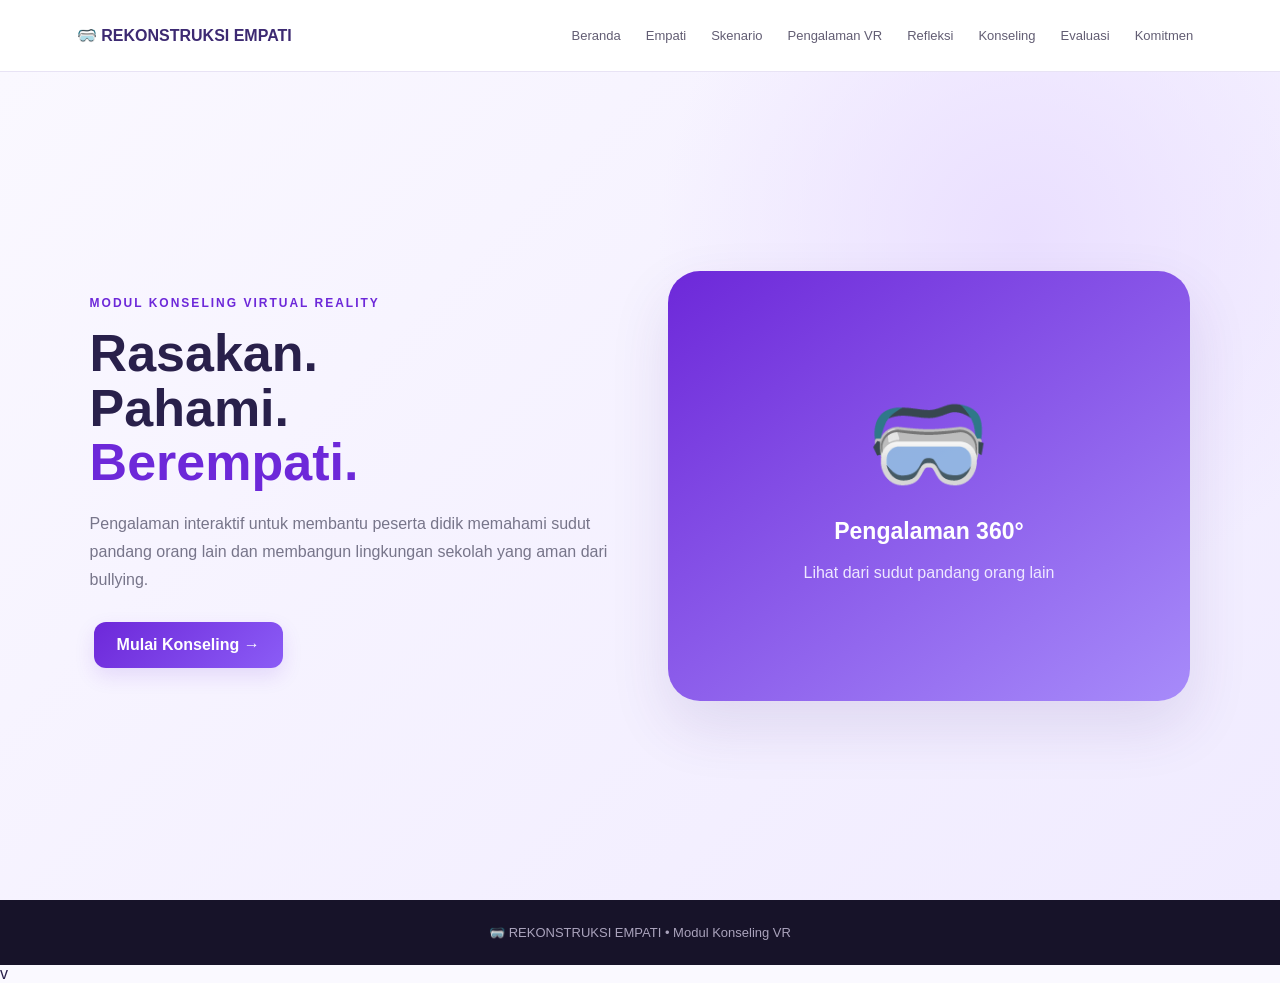
<file: index.html>
<!doctype html><html lang="id"><head><meta charset="UTF-8"><meta name="viewport" content="width=device-width,initial-scale=1"><title>Rekonstruksi Empati</title><link rel="stylesheet" href="style.css"></head><body><nav><div class="logo">🥽 REKONSTRUKSI EMPATI</div><button class="menu" onclick="menu()">☰</button><div class="nav-links" id="nav"><a href="index.html">Beranda</a><a href="empati.html">Empati</a><a href="skenario.html">Skenario</a><a href="vr.html">Pengalaman VR</a><a href="refleksi.html">Refleksi</a><a href="konseling.html">Konseling</a><a href="evaluasi.html">Evaluasi</a><a href="komitmen.html">Komitmen</a></div></nav><main class="hero"><div class="hero-copy"><div class="label">MODUL KONSELING VIRTUAL REALITY</div><h1>Rasakan.<br>Pahami.<br><span>Berempati.</span></h1><p>Pengalaman interaktif untuk membantu peserta didik memahami sudut pandang orang lain dan membangun lingkungan sekolah yang aman dari bullying.</p><a class="btn" href="empati.html">Mulai Konseling →</a></div><div class="visual"><div class="glasses">🥽</div><h2>Pengalaman 360°</h2><p>Lihat dari sudut pandang orang lain</p></div></main><footer>🥽 REKONSTRUKSI EMPATI • Modul Konseling VR</footer><script src="script.js"></script></body></html>v
</file>
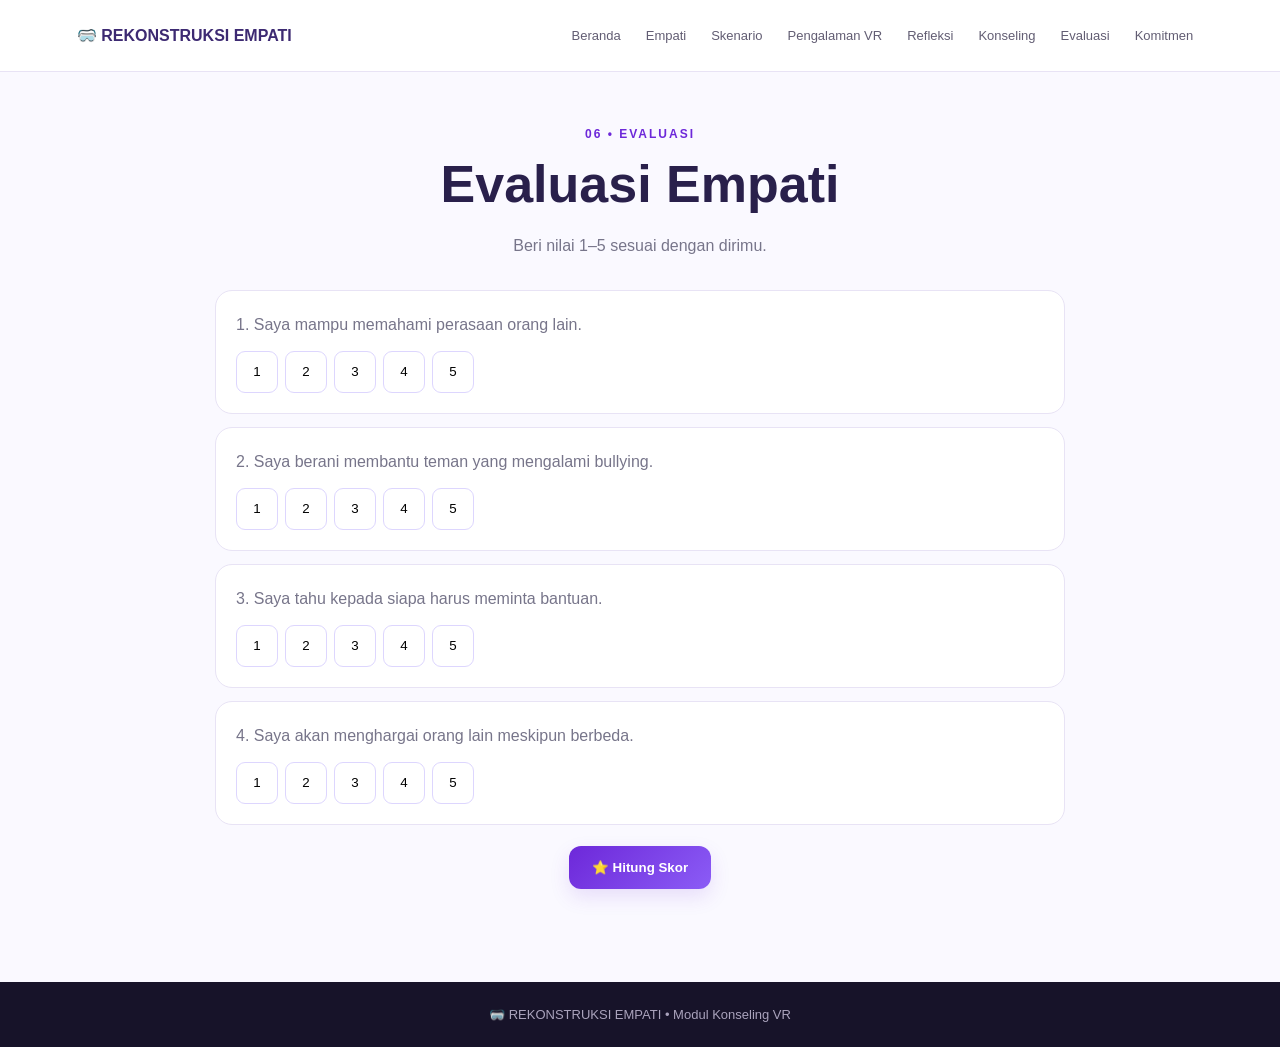
<file: evaluasi.html>
<!doctype html><html lang="id"><head><meta charset="UTF-8"><meta name="viewport" content="width=device-width,initial-scale=1"><title>Rekonstruksi Empati</title><link rel="stylesheet" href="style.css"></head><body><nav><div class="logo">🥽 REKONSTRUKSI EMPATI</div><button class="menu" onclick="menu()">☰</button><div class="nav-links" id="nav"><a href="index.html">Beranda</a><a href="empati.html">Empati</a><a href="skenario.html">Skenario</a><a href="vr.html">Pengalaman VR</a><a href="refleksi.html">Refleksi</a><a href="konseling.html">Konseling</a><a href="evaluasi.html">Evaluasi</a><a href="komitmen.html">Komitmen</a></div></nav><main class="page"><div class="inner"><div class="label">06 • EVALUASI</div><h1>Evaluasi Empati</h1><p>Beri nilai 1–5 sesuai dengan dirimu.</p><div class="eval"><div class="eval-item"><p>1. Saya mampu memahami perasaan orang lain.</p><div class="stars"><button class="star" onclick="setScore(0,1,this)">1</button><button class="star" onclick="setScore(0,2,this)">2</button><button class="star" onclick="setScore(0,3,this)">3</button><button class="star" onclick="setScore(0,4,this)">4</button><button class="star" onclick="setScore(0,5,this)">5</button></div></div><div class="eval-item"><p>2. Saya berani membantu teman yang mengalami bullying.</p><div class="stars"><button class="star" onclick="setScore(1,1,this)">1</button><button class="star" onclick="setScore(1,2,this)">2</button><button class="star" onclick="setScore(1,3,this)">3</button><button class="star" onclick="setScore(1,4,this)">4</button><button class="star" onclick="setScore(1,5,this)">5</button></div></div><div class="eval-item"><p>3. Saya tahu kepada siapa harus meminta bantuan.</p><div class="stars"><button class="star" onclick="setScore(2,1,this)">1</button><button class="star" onclick="setScore(2,2,this)">2</button><button class="star" onclick="setScore(2,3,this)">3</button><button class="star" onclick="setScore(2,4,this)">4</button><button class="star" onclick="setScore(2,5,this)">5</button></div></div><div class="eval-item"><p>4. Saya akan menghargai orang lain meskipun berbeda.</p><div class="stars"><button class="star" onclick="setScore(3,1,this)">1</button><button class="star" onclick="setScore(3,2,this)">2</button><button class="star" onclick="setScore(3,3,this)">3</button><button class="star" onclick="setScore(3,4,this)">4</button><button class="star" onclick="setScore(3,5,this)">5</button></div></div><div style="text-align:center"><button class="btn" onclick="calculate()">⭐ Hitung Skor</button></div><div class="result" id="result"><div class="score" id="score">0 / 20</div><p>Terus kembangkan empati dan keberanian membantu dengan cara yang aman.</p><a class="btn" href="komitmen.html">Lanjut ke Komitmen →</a></div></div></div></main><footer>🥽 REKONSTRUKSI EMPATI • Modul Konseling VR</footer><script src="script.js"></script></body></html>
</file>
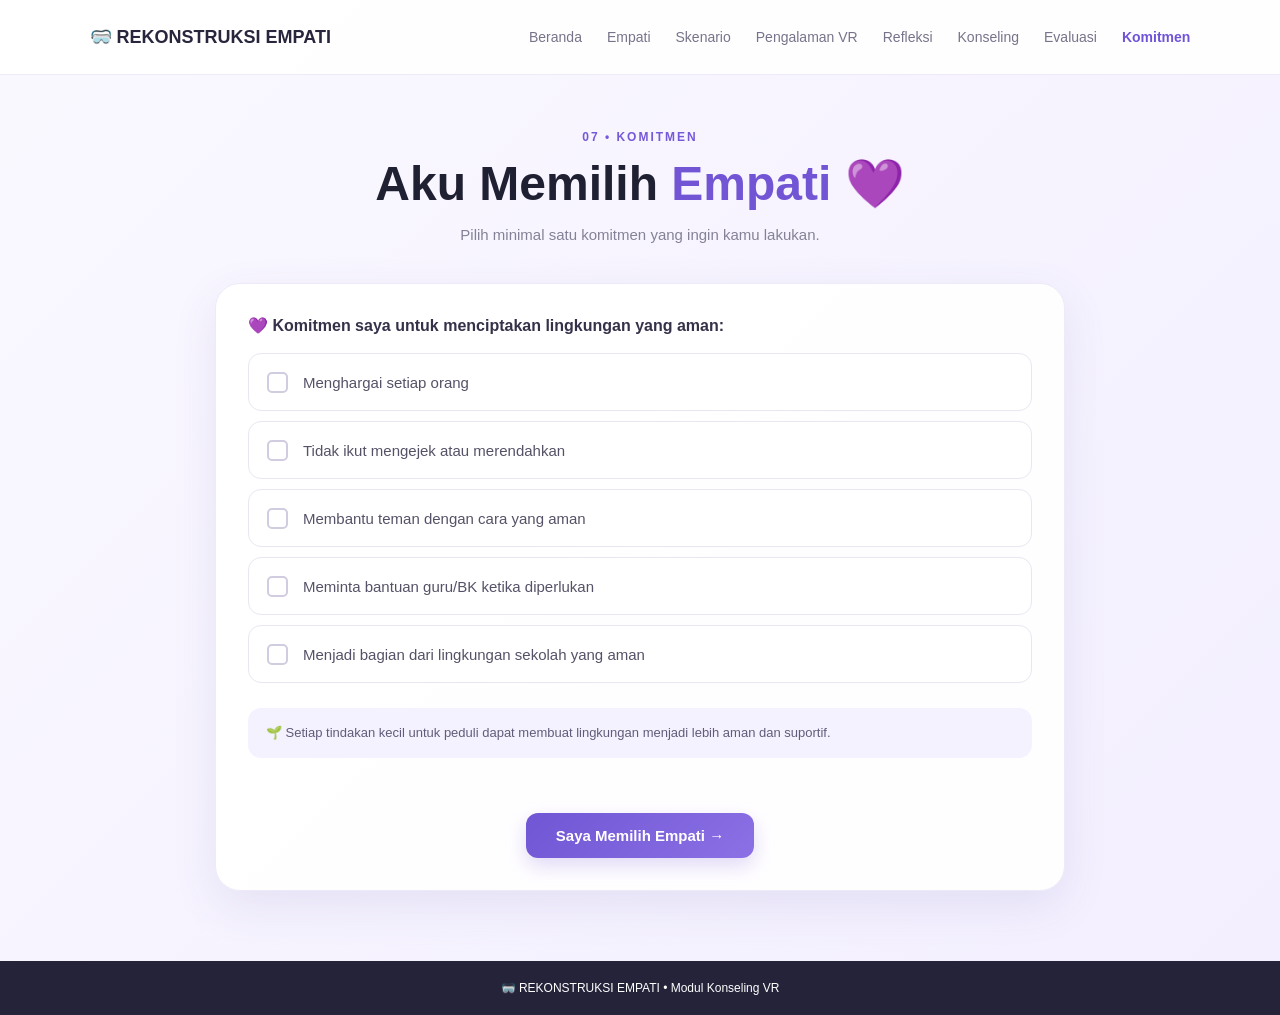
<file: komitmen.html>
<!DOCTYPE html>
<html lang="id">
<head>
    <meta charset="UTF-8">
    <meta name="viewport" content="width=device-width, initial-scale=1.0">
    <title>Komitmen | Rekonstruksi Empati</title>

    <style>
        * {
            box-sizing: border-box;
        }

        body {
            margin: 0;
            font-family: Arial, Helvetica, sans-serif;
            background: linear-gradient(135deg, #faf8ff, #f3efff);
            color: #25233a;
        }

        /* NAVBAR */
        .kom-nav {
            height: 75px;
            background: rgba(255,255,255,0.95);
            display: flex;
            align-items: center;
            justify-content: space-between;
            padding: 0 7%;
            border-bottom: 1px solid #eeeafa;
        }

        .kom-logo {
            font-size: 18px;
            font-weight: 800;
            color: #28263d;
        }

        .kom-links {
            display: flex;
            gap: 25px;
        }

        .kom-links a {
            text-decoration: none;
            color: #77738a;
            font-size: 14px;
        }

        .kom-links a:hover,
        .kom-links .active {
            color: #7054d8;
            font-weight: 700;
        }

        /* HALAMAN */
        .kom-page {
            min-height: calc(100vh - 75px);
            display: flex;
            justify-content: center;
            padding: 55px 20px 70px;
        }

        .kom-wrapper {
            width: 100%;
            max-width: 850px;
        }

        /* JUDUL */
        .kom-label {
            text-align: center;
            color: #7659d8;
            font-size: 12px;
            font-weight: 800;
            letter-spacing: 2px;
            margin-bottom: 12px;
        }

        .kom-title {
            text-align: center;
            font-size: 48px;
            line-height: 1.15;
            margin: 0;
            color: #202033;
            font-weight: 800;
        }

        .kom-title span {
            color: #7155d4;
        }

        .kom-desc {
            text-align: center;
            color: #858196;
            margin: 15px 0 40px;
            font-size: 15px;
        }

        /* CARD UTAMA */
        .kom-box {
            background: rgba(255,255,255,0.96);
            border-radius: 25px;
            padding: 32px;
            box-shadow: 0 15px 45px rgba(81,64,145,0.10);
            border: 1px solid #eeeafa;
        }

        .kom-question {
            font-size: 16px;
            font-weight: 700;
            color: #343149;
            margin: 0 0 18px;
        }

        /* ITEM */
        .kom-list {
            display: flex;
            flex-direction: column;
            gap: 10px;
        }

        .kom-item {
            width: 100%;
            min-height: 58px;
            display: flex;
            align-items: center;
            gap: 15px;
            padding: 15px 18px;
            background: #fff;
            border: 1px solid #e9e6f2;
            border-radius: 13px;
            cursor: pointer;
            transition: 0.2s;
        }

        .kom-item:hover {
            background: #f8f6ff;
            border-color: #cfc5ef;
        }

        .kom-item input {
            display: none;
        }

        /* CHECKBOX */
        .kom-check {
            width: 21px;
            height: 21px;
            border: 2px solid #d1ccdf;
            border-radius: 5px;
            flex-shrink: 0;
            display: flex;
            align-items: center;
            justify-content: center;
            color: transparent;
            font-size: 13px;
            font-weight: bold;
        }

        .kom-item input:checked + .kom-check {
            background: #7155d4;
            border-color: #7155d4;
            color: white;
        }

        .kom-item input:checked ~ .kom-text {
            color: #5e49bd;
            font-weight: 700;
        }

        .kom-text {
            font-size: 15px;
            color: #555267;
        }

        /* PESAN */
        .kom-info {
            margin-top: 25px;
            padding: 15px 18px;
            border-radius: 13px;
            background: #f5f2ff;
            color: #625b79;
            font-size: 13px;
            line-height: 1.5;
        }

        /* BUTTON */
        .kom-button {
            display: block;
            margin: 25px auto 0;
            padding: 14px 30px;
            border: none;
            border-radius: 12px;
            background: linear-gradient(135deg, #7056d4, #8b70e5);
            color: white;
            font-size: 15px;
            font-weight: 700;
            cursor: pointer;
            box-shadow: 0 8px 20px rgba(112,86,212,0.22);
            transition: 0.2s;
        }

        .kom-button:hover {
            transform: translateY(-2px);
        }

        #kom-error {
            text-align: center;
            color: #d3546c;
            font-size: 13px;
            min-height: 18px;
            margin-top: 12px;
        }

        /* FOOTER */
        .kom-footer {
            text-align: center;
            padding: 20px;
            background: #24233a;
            color: white;
            font-size: 12px;
        }

        /* HP */
        @media (max-width: 700px) {

            .kom-nav {
                padding: 0 20px;
            }

            .kom-links {
                display: none;
            }

            .kom-page {
                padding: 40px 15px;
            }

            .kom-title {
                font-size: 34px;
            }

            .kom-box {
                padding: 22px 18px;
            }

            .kom-text {
                font-size: 14px;
            }
        }
    </style>
</head>

<body>

    <!-- NAVBAR -->
    <nav class="kom-nav">
        <div class="kom-logo">
            🥽 REKONSTRUKSI EMPATI
        </div>

        <div class="kom-links">
            <a href="index.html">Beranda</a>
            <a href="empati.html">Empati</a>
            <a href="skenario.html">Skenario</a>
            <a href="vr.html">Pengalaman VR</a>
            <a href="refleksi.html">Refleksi</a>
            <a href="konseling.html">Konseling</a>
            <a href="evaluasi.html">Evaluasi</a>
            <a href="komitmen.html" class="active">Komitmen</a>
        </div>
    </nav>


    <!-- ISI -->
    <main class="kom-page">

        <div class="kom-wrapper">

            <div class="kom-label">
                07 • KOMITMEN
            </div>

            <h1 class="kom-title">
                Aku Memilih <span>Empati</span> 💜
            </h1>

            <p class="kom-desc">
                Pilih minimal satu komitmen yang ingin kamu lakukan.
            </p>


            <section class="kom-box">

                <p class="kom-question">
                    💜 Komitmen saya untuk menciptakan lingkungan yang aman:
                </p>


                <div class="kom-list">

                    <label class="kom-item">
                        <input type="checkbox" name="komitmen">
                        <span class="kom-check">✓</span>
                        <span class="kom-text">
                            Menghargai setiap orang
                        </span>
                    </label>


                    <label class="kom-item">
                        <input type="checkbox" name="komitmen">
                        <span class="kom-check">✓</span>
                        <span class="kom-text">
                            Tidak ikut mengejek atau merendahkan
                        </span>
                    </label>


                    <label class="kom-item">
                        <input type="checkbox" name="komitmen">
                        <span class="kom-check">✓</span>
                        <span class="kom-text">
                            Membantu teman dengan cara yang aman
                        </span>
                    </label>


                    <label class="kom-item">
                        <input type="checkbox" name="komitmen">
                        <span class="kom-check">✓</span>
                        <span class="kom-text">
                            Meminta bantuan guru/BK ketika diperlukan
                        </span>
                    </label>


                    <label class="kom-item">
                        <input type="checkbox" name="komitmen">
                        <span class="kom-check">✓</span>
                        <span class="kom-text">
                            Menjadi bagian dari lingkungan sekolah yang aman
                        </span>
                    </label>

                </div>


                <div class="kom-info">
                    🌱 Setiap tindakan kecil untuk peduli dapat membuat
                    lingkungan menjadi lebih aman dan suportif.
                </div>


                <p id="kom-error"></p>


                <button class="kom-button" onclick="lanjutKomitmen()">
                    Saya Memilih Empati →
                </button>

            </section>

        </div>

    </main>


    <footer class="kom-footer">
        🥽 REKONSTRUKSI EMPATI • Modul Konseling VR
    </footer>


    <script>
        function lanjutKomitmen() {

            const pilihan = document.querySelectorAll(
                'input[name="komitmen"]:checked'
            );

            if (pilihan.length === 0) {

                document.getElementById("kom-error").textContent =
                    "Pilih minimal satu komitmen terlebih dahulu 💜";

                return;
            }

            window.location.href = "selesai.html";
        }
    </script>

</body>
</html>
</file>
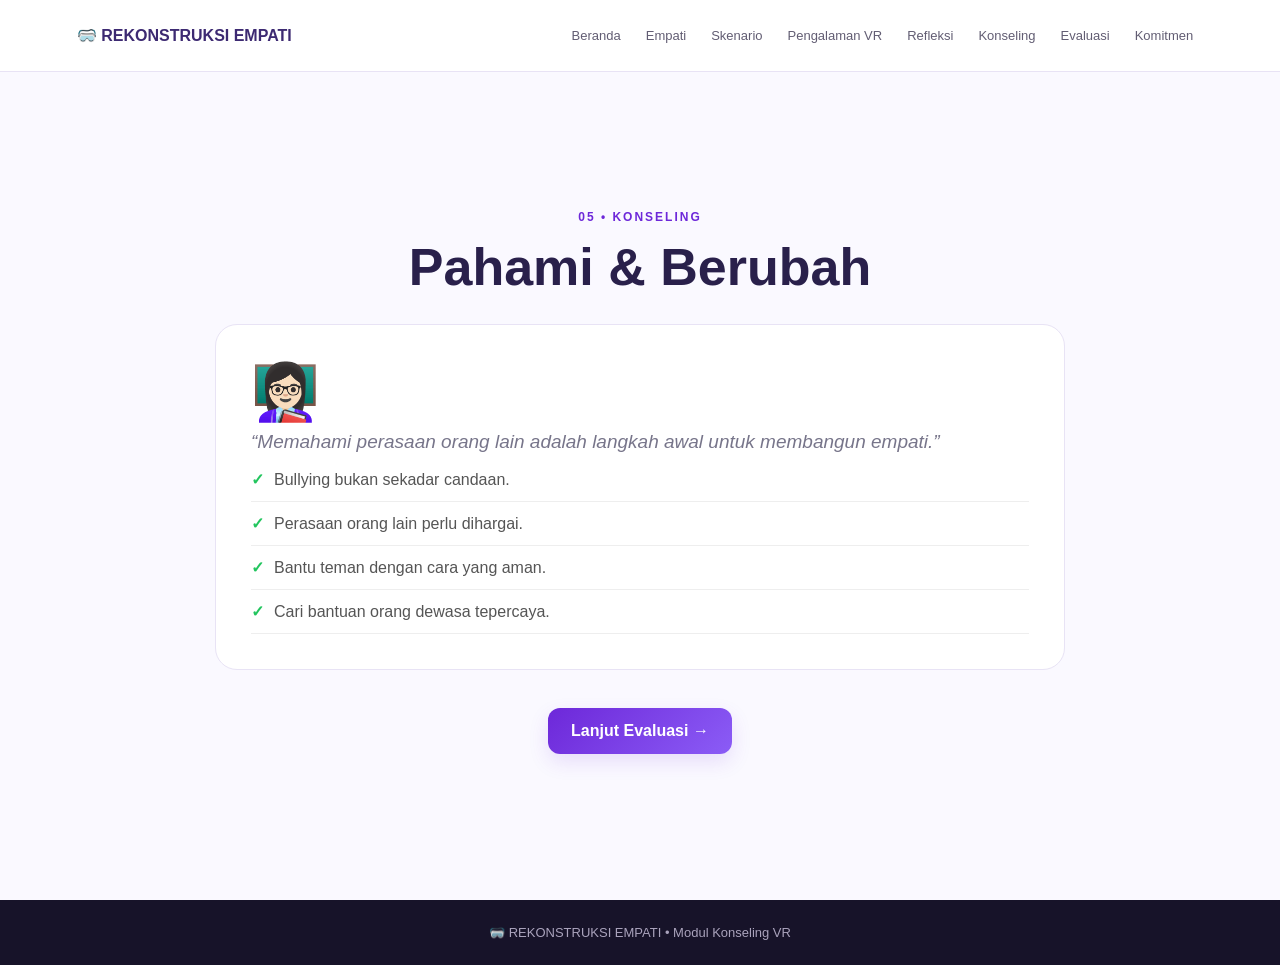
<file: konseling.html>
<!doctype html><html lang="id"><head><meta charset="UTF-8"><meta name="viewport" content="width=device-width,initial-scale=1"><title>Rekonstruksi Empati</title><link rel="stylesheet" href="style.css"></head><body><nav><div class="logo">🥽 REKONSTRUKSI EMPATI</div><button class="menu" onclick="menu()">☰</button><div class="nav-links" id="nav"><a href="index.html">Beranda</a><a href="empati.html">Empati</a><a href="skenario.html">Skenario</a><a href="vr.html">Pengalaman VR</a><a href="refleksi.html">Refleksi</a><a href="konseling.html">Konseling</a><a href="evaluasi.html">Evaluasi</a><a href="komitmen.html">Komitmen</a></div></nav><main class="page"><div class="inner"><div class="label">05 • KONSELING</div><h1>Pahami & Berubah</h1><div class="advice"><div style="font-size:55px">👩🏻‍🏫</div><p style="font-size:19px;font-style:italic">“Memahami perasaan orang lain adalah langkah awal untuk membangun empati.”</p><ul><li>Bullying bukan sekadar candaan.</li><li>Perasaan orang lain perlu dihargai.</li><li>Bantu teman dengan cara yang aman.</li><li>Cari bantuan orang dewasa tepercaya.</li></ul></div><a class="btn" href="evaluasi.html">Lanjut Evaluasi →</a></div></main><footer>🥽 REKONSTRUKSI EMPATI • Modul Konseling VR</footer><script src="script.js"></script></body></html>
</file>
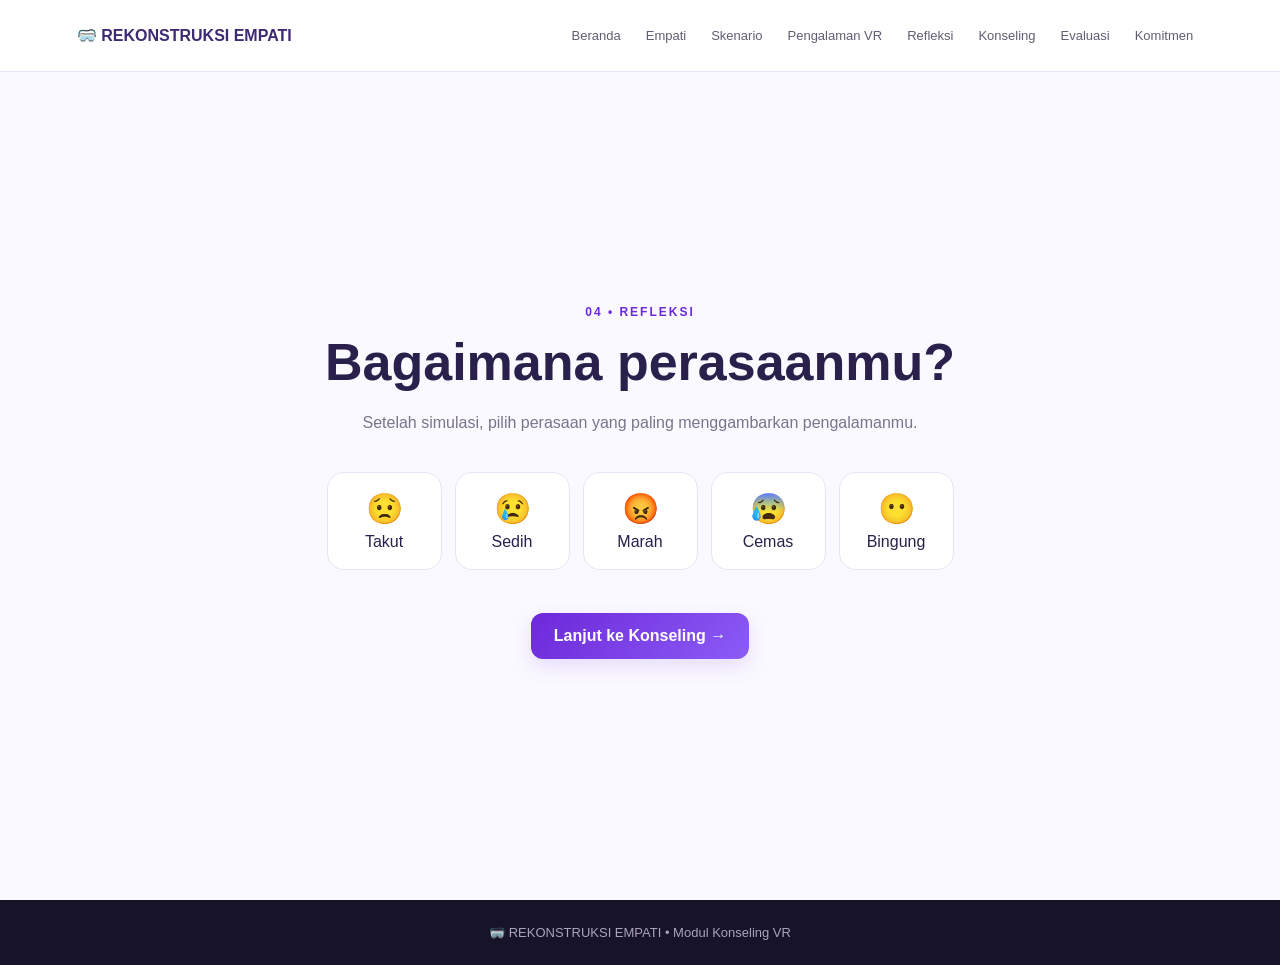
<file: refleksi.html>
<!doctype html><html lang="id"><head><meta charset="UTF-8"><meta name="viewport" content="width=device-width,initial-scale=1"><title>Rekonstruksi Empati</title><link rel="stylesheet" href="style.css"></head><body><nav><div class="logo">🥽 REKONSTRUKSI EMPATI</div><button class="menu" onclick="menu()">☰</button><div class="nav-links" id="nav"><a href="index.html">Beranda</a><a href="empati.html">Empati</a><a href="skenario.html">Skenario</a><a href="vr.html">Pengalaman VR</a><a href="refleksi.html">Refleksi</a><a href="konseling.html">Konseling</a><a href="evaluasi.html">Evaluasi</a><a href="komitmen.html">Komitmen</a></div></nav><main class="page"><div class="inner"><div class="label">04 • REFLEKSI</div><h1>Bagaimana perasaanmu?</h1><p>Setelah simulasi, pilih perasaan yang paling menggambarkan pengalamanmu.</p><div class="feelings"><div class="feeling" onclick="choose(this,'.feeling')"><span>😟</span>Takut</div><div class="feeling" onclick="choose(this,'.feeling')"><span>😢</span>Sedih</div><div class="feeling" onclick="choose(this,'.feeling')"><span>😡</span>Marah</div><div class="feeling" onclick="choose(this,'.feeling')"><span>😰</span>Cemas</div><div class="feeling" onclick="choose(this,'.feeling')"><span>😶</span>Bingung</div></div><a class="btn" href="konseling.html">Lanjut ke Konseling →</a></div></main><footer>🥽 REKONSTRUKSI EMPATI • Modul Konseling VR</footer><script src="script.js"></script></body></html>
</file>
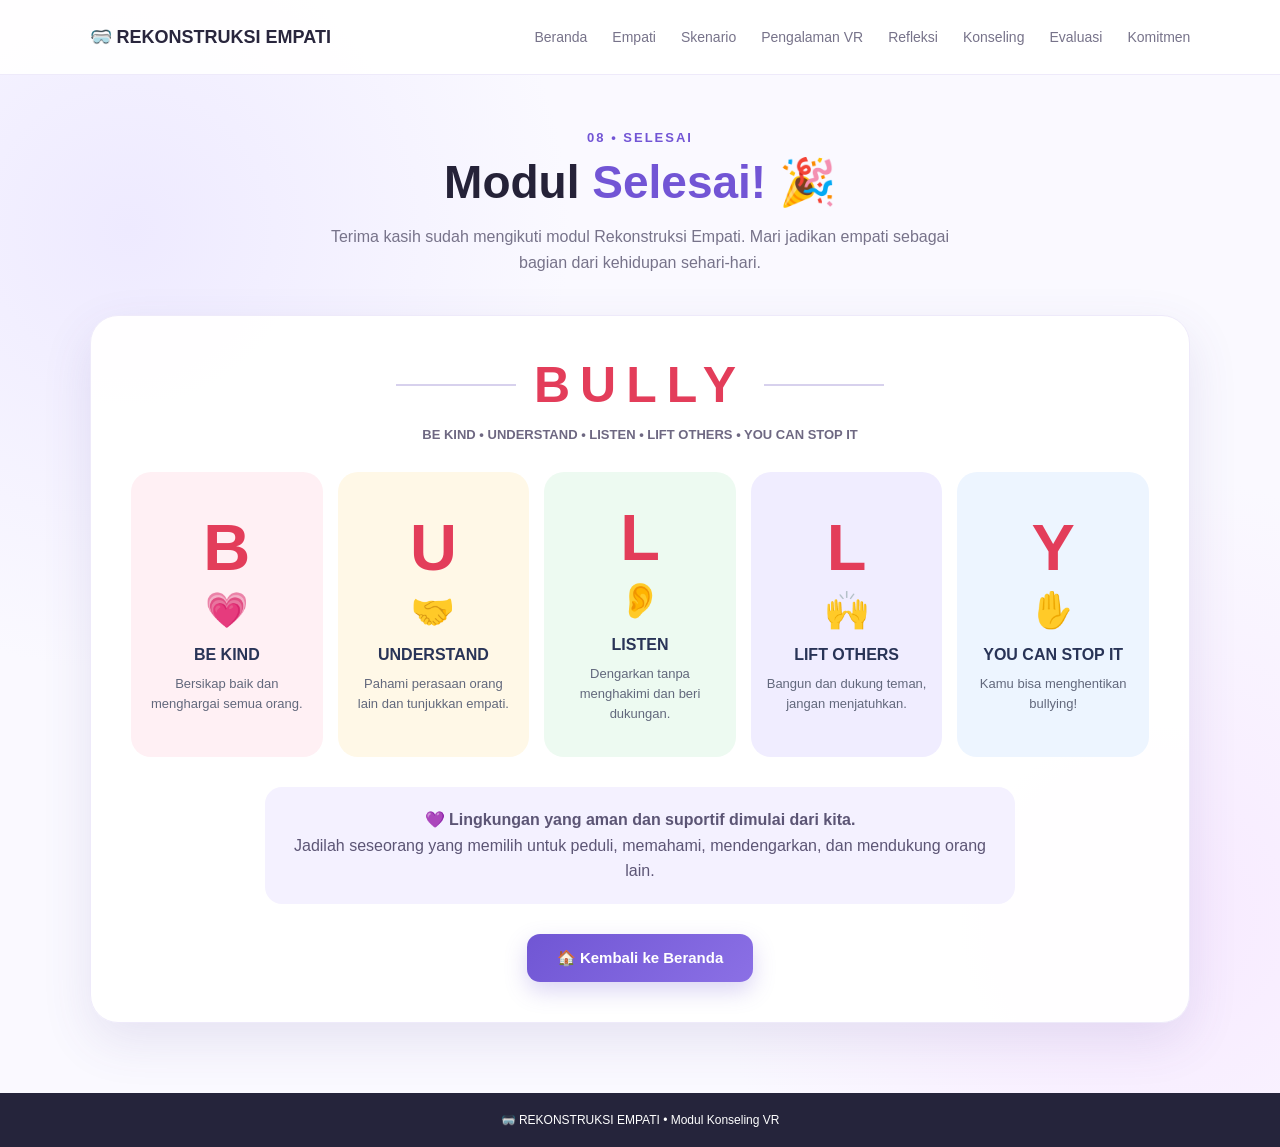
<file: selesai.html>
<!DOCTYPE html>
<html lang="id">

<head>
    <meta charset="UTF-8">
    <meta name="viewport" content="width=device-width, initial-scale=1.0">

    <title>Modul Selesai | Rekonstruksi Empati</title>

    <style>

        * {
            box-sizing: border-box;
        }

        body {
            margin: 0;
            font-family: Arial, Helvetica, sans-serif;
            background:
                radial-gradient(circle at 10% 20%, #eeeaff, transparent 30%),
                radial-gradient(circle at 90% 80%, #f7e9ff, transparent 30%),
                #faf9ff;
            color: #29263d;
        }


        /* NAVBAR */

        .selesai-nav {
            height: 75px;
            background: rgba(255,255,255,0.96);
            display: flex;
            align-items: center;
            justify-content: space-between;
            padding: 0 7%;
            border-bottom: 1px solid #eeeafa;
        }

        .selesai-logo {
            font-size: 18px;
            font-weight: 800;
        }

        .selesai-links {
            display: flex;
            gap: 25px;
        }

        .selesai-links a {
            text-decoration: none;
            color: #77738a;
            font-size: 14px;
        }

        .selesai-links a:hover {
            color: #7255d5;
        }


        /* HALAMAN */

        .selesai-page {
            min-height: calc(100vh - 75px);

            padding: 55px 20px 70px;

            display: flex;
            justify-content: center;
        }

        .selesai-wrapper {
            width: 100%;
            max-width: 1100px;
        }


        /* JUDUL */

        .selesai-label {
            text-align: center;

            color: #7255d5;

            font-size: 13px;

            font-weight: 800;

            letter-spacing: 2px;

            margin-bottom: 10px;
        }

        .selesai-title {
            text-align: center;

            font-size: 46px;

            margin: 0;

            color: #252238;
        }

        .selesai-title span {
            color: #7255d5;
        }

        .selesai-intro {
            text-align: center;

            color: #77738a;

            font-size: 16px;

            line-height: 1.6;

            max-width: 650px;

            margin: 15px auto 40px;
        }


        /* CARD */

        .selesai-card {
            background: rgba(255,255,255,0.97);

            border-radius: 28px;

            padding: 40px;

            box-shadow:
                0 18px 50px rgba(80,65,145,0.12);

            border: 1px solid #eeeafa;
        }


        /* BULLY TITLE */

        .bully-heading {
            display: flex;

            align-items: center;

            justify-content: center;

            gap: 18px;

            margin-bottom: 8px;
        }

        .bully-heading span {
            width: 120px;

            height: 2px;

            background: #d7d1ed;
        }

        .bully-heading h2 {
            margin: 0;

            font-size: 50px;

            letter-spacing: 10px;

            color: #e33d5a;

            font-weight: 900;
        }

        .bully-subtitle {
            text-align: center;

            font-size: 13px;

            color: #6e6882;

            font-weight: 700;

            margin-bottom: 30px;
        }


        /* BULLY GRID */

        .bully-grid {
            display: grid;

            grid-template-columns:
                repeat(5, 1fr);

            gap: 15px;
        }


        /* CARD BULLY */

        .bully-card {
            min-height: 285px;

            border-radius: 20px;

            padding: 25px 15px;

            text-align: center;

            display: flex;

            flex-direction: column;

            align-items: center;

            justify-content: center;

            transition: 0.25s;
        }

        .bully-card:hover {
            transform: translateY(-6px);

            box-shadow:
                0 12px 25px rgba(60,50,100,0.12);
        }


        /* WARNA */

        .bully-b {
            background: #fff0f4;
        }

        .bully-u {
            background: #fff8e7;
        }

        .bully-l1 {
            background: #edfaf1;
        }

        .bully-l2 {
            background: #f0edff;
        }

        .bully-y {
            background: #edf5ff;
        }


        /* HURUF */

        .bully-letter {
            font-size: 65px;

            line-height: 1;

            font-weight: 900;

            color: #e33d5a;

            margin-bottom: 10px;
        }


        /* ICON */

        .bully-icon {
            font-size: 35px;

            margin-bottom: 10px;
        }


        /* JUDUL */

        .bully-card h3 {
            margin: 5px 0 10px;

            font-size: 16px;

            color: #293457;

            font-weight: 900;
        }


        /* TEXT */

        .bully-card p {
            margin: 0;

            color: #62687c;

            font-size: 13px;

            line-height: 1.55;
        }


        /* PESAN */

        .selesai-message {
            margin: 30px auto 0;

            max-width: 750px;

            text-align: center;

            padding: 20px;

            border-radius: 17px;

            background: #f4f1ff;

            color: #5c5575;

            line-height: 1.6;
        }


        /* BUTTON */

        .selesai-button {
            display: block;

            width: fit-content;

            margin: 30px auto 0;

            padding: 15px 30px;

            background:
                linear-gradient(
                    135deg,
                    #7056d4,
                    #8b70e5
                );

            color: white;

            text-decoration: none;

            border-radius: 13px;

            font-size: 15px;

            font-weight: 700;

            box-shadow:
                0 9px 22px rgba(112,86,212,0.25);

            transition: 0.2s;
        }

        .selesai-button:hover {
            transform: translateY(-3px);
        }


        /* FOOTER */

        .selesai-footer {
            background: #25243b;

            color: white;

            text-align: center;

            padding: 20px;

            font-size: 12px;
        }


        /* HP */

        @media (max-width: 850px) {

            .selesai-card {
                padding: 25px 18px;
            }

            .bully-grid {
                grid-template-columns:
                    repeat(2, 1fr);
            }

            .bully-heading span {
                width: 50px;
            }

        }


        @media (max-width: 600px) {

            .selesai-links {
                display: none;
            }

            .selesai-title {
                font-size: 34px;
            }

            .selesai-intro {
                font-size: 14px;
            }

            .bully-grid {
                grid-template-columns: 1fr;
            }

            .bully-heading h2 {
                font-size: 38px;

                letter-spacing: 6px;
            }

            .bully-heading span {
                width: 30px;
            }

            .bully-card {
                min-height: 230px;
            }

        }

    </style>
</head>


<body>


    <!-- NAVBAR -->

    <nav class="selesai-nav">

        <div class="selesai-logo">
            🥽 REKONSTRUKSI EMPATI
        </div>

        <div class="selesai-links">

            <a href="index.html">Beranda</a>

            <a href="empati.html">Empati</a>

            <a href="skenario.html">Skenario</a>

            <a href="vr.html">Pengalaman VR</a>

            <a href="refleksi.html">Refleksi</a>

            <a href="konseling.html">Konseling</a>

            <a href="evaluasi.html">Evaluasi</a>

            <a href="komitmen.html">Komitmen</a>

        </div>

    </nav>



    <!-- ISI -->

    <main class="selesai-page">

        <div class="selesai-wrapper">


            <div class="selesai-label">
                08 • SELESAI
            </div>


            <h1 class="selesai-title">
                Modul <span>Selesai!</span> 🎉
            </h1>


            <p class="selesai-intro">

                Terima kasih sudah mengikuti modul
                Rekonstruksi Empati.

                Mari jadikan empati sebagai bagian
                dari kehidupan sehari-hari.

            </p>



            <section class="selesai-card">


                <!-- BULLY -->

                <div class="bully-heading">

                    <span></span>

                    <h2>BULLY</h2>

                    <span></span>

                </div>


                <p class="bully-subtitle">

                    BE KIND • UNDERSTAND • LISTEN •
                    LIFT OTHERS • YOU CAN STOP IT

                </p>



                <div class="bully-grid">


                    <!-- B -->

                    <div class="bully-card bully-b">

                        <div class="bully-letter">
                            B
                        </div>

                        <div class="bully-icon">
                            💗
                        </div>

                        <h3>
                            BE KIND
                        </h3>

                        <p>
                            Bersikap baik dan menghargai
                            semua orang.
                        </p>

                    </div>



                    <!-- U -->

                    <div class="bully-card bully-u">

                        <div class="bully-letter">
                            U
                        </div>

                        <div class="bully-icon">
                            🤝
                        </div>

                        <h3>
                            UNDERSTAND
                        </h3>

                        <p>
                            Pahami perasaan orang lain
                            dan tunjukkan empati.
                        </p>

                    </div>



                    <!-- L -->

                    <div class="bully-card bully-l1">

                        <div class="bully-letter">
                            L
                        </div>

                        <div class="bully-icon">
                            👂
                        </div>

                        <h3>
                            LISTEN
                        </h3>

                        <p>
                            Dengarkan tanpa menghakimi
                            dan beri dukungan.
                        </p>

                    </div>



                    <!-- L -->

                    <div class="bully-card bully-l2">

                        <div class="bully-letter">
                            L
                        </div>

                        <div class="bully-icon">
                            🙌
                        </div>

                        <h3>
                            LIFT OTHERS
                        </h3>

                        <p>
                            Bangun dan dukung teman,
                            jangan menjatuhkan.
                        </p>

                    </div>



                    <!-- Y -->

                    <div class="bully-card bully-y">

                        <div class="bully-letter">
                            Y
                        </div>

                        <div class="bully-icon">
                            ✋
                        </div>

                        <h3>
                            YOU CAN STOP IT
                        </h3>

                        <p>
                            Kamu bisa menghentikan
                            bullying!
                        </p>

                    </div>


                </div>



                <!-- PESAN -->

                <div class="selesai-message">

                    💜

                    <strong>
                        Lingkungan yang aman dan suportif
                        dimulai dari kita.
                    </strong>

                    <br>

                    Jadilah seseorang yang memilih
                    untuk peduli, memahami, mendengarkan,
                    dan mendukung orang lain.

                </div>



                <!-- BUTTON -->

                <a
                    href="index.html"
                    class="selesai-button"
                >
                    🏠 Kembali ke Beranda
                </a>


            </section>

        </div>

    </main>



    <footer class="selesai-footer">

        🥽 REKONSTRUKSI EMPATI • Modul Konseling VR

    </footer>


</body>
</html>
</file>
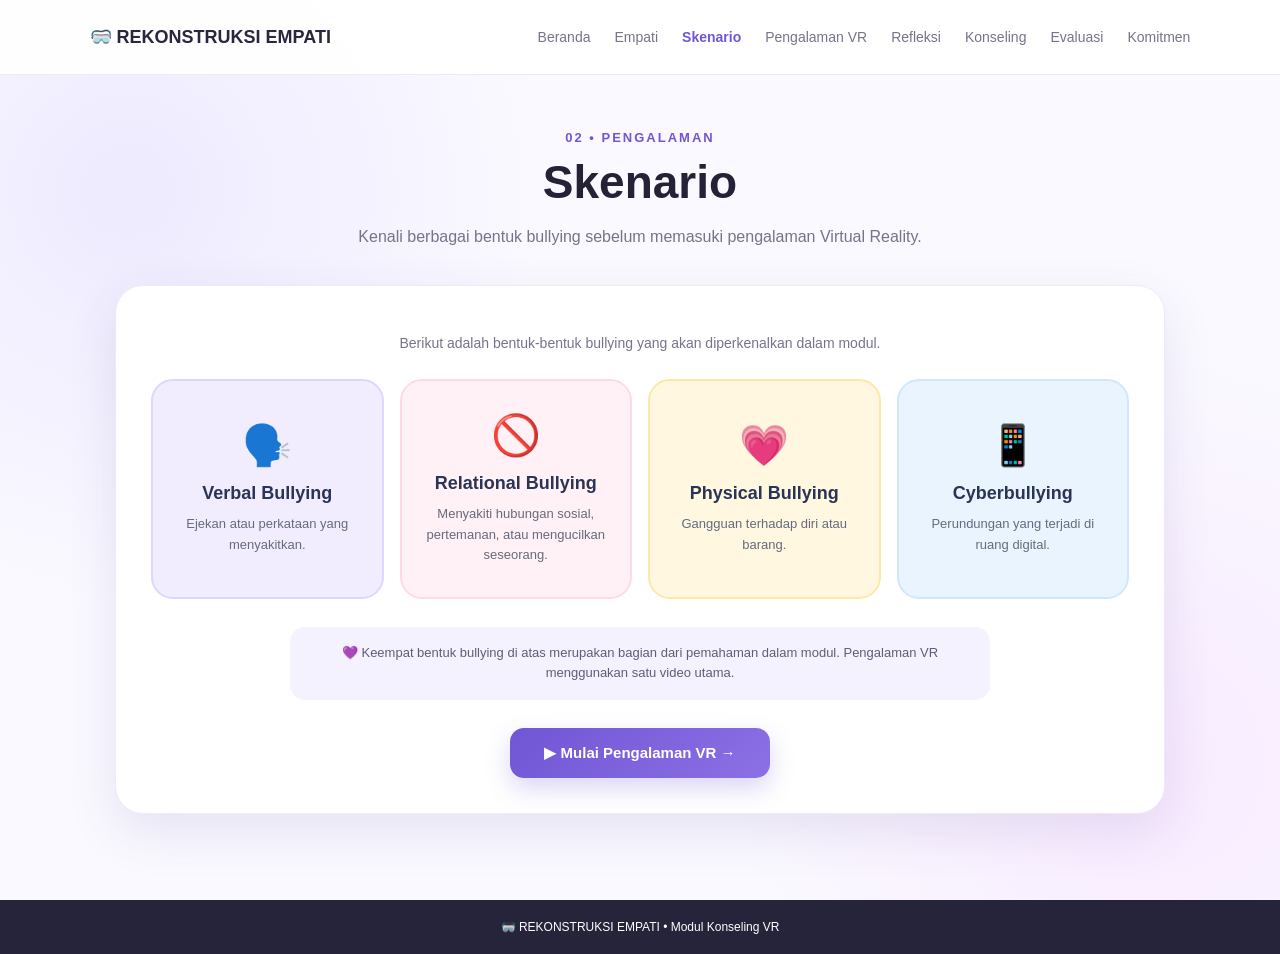
<file: skenario.html>
<!DOCTYPE html>
<html lang="id">

<head>
    <meta charset="UTF-8">
    <meta name="viewport" content="width=device-width, initial-scale=1.0">

    <title>Skenario | Rekonstruksi Empati</title>

    <style>

        * {
            box-sizing: border-box;
        }

        body {
            margin: 0;
            font-family: Arial, Helvetica, sans-serif;
            background:
                radial-gradient(circle at 10% 20%, #eeeaff, transparent 30%),
                radial-gradient(circle at 90% 80%, #f8eaff, transparent 30%),
                #faf9ff;
            color: #29263d;
        }

        /* NAVBAR */

        .scenario-nav {
            height: 75px;
            background: rgba(255,255,255,0.96);

            display: flex;
            align-items: center;
            justify-content: space-between;

            padding: 0 7%;

            border-bottom: 1px solid #eeeafa;
        }

        .scenario-logo {
            font-size: 18px;
            font-weight: 800;
        }

        .scenario-links {
            display: flex;
            gap: 24px;
        }

        .scenario-links a {
            text-decoration: none;
            color: #77738a;
            font-size: 14px;
        }

        .scenario-links .active {
            color: #7255d5;
            font-weight: 700;
        }


        /* HALAMAN */

        .scenario-page {
            min-height: calc(100vh - 75px);

            padding: 55px 20px 70px;

            display: flex;
            justify-content: center;
        }

        .scenario-wrapper {
            width: 100%;
            max-width: 1050px;
        }


        /* JUDUL */

        .scenario-label {
            text-align: center;

            color: #7255d5;

            font-size: 13px;

            font-weight: 800;

            letter-spacing: 2px;

            margin-bottom: 10px;
        }

        .scenario-title {
            text-align: center;

            font-size: 46px;

            margin: 0;

            color: #252238;
        }

        .scenario-title span {
            color: #7255d5;
        }

        .scenario-description {
            text-align: center;

            color: #77738a;

            max-width: 650px;

            margin: 15px auto 35px;

            line-height: 1.6;
        }


        /* KOTAK UTAMA */

        .scenario-box {
            background: white;

            border-radius: 28px;

            padding: 35px;

            box-shadow:
                0 18px 50px rgba(80,65,145,0.12);

            border: 1px solid #eeeafa;
        }

        .scenario-instruction {
            text-align: center;

            color: #77738a;

            font-size: 14px;

            margin-bottom: 28px;
        }


        /* 4 SKENARIO */

        .scenario-grid {
            display: grid;

            grid-template-columns: repeat(4, 1fr);

            gap: 16px;
        }


        /* KARTU */

        .scenario-card {
            min-height: 220px;

            padding: 25px 16px;

            border-radius: 22px;

            text-align: center;

            display: flex;

            flex-direction: column;

            align-items: center;

            justify-content: center;

            cursor: default;

            user-select: none;

            border: 2px solid transparent;

            transition: 0.25s;
        }

        /*
        Kartu hanya untuk informasi.
        Tidak ada onclick.
        */

        .scenario-card:hover {
            transform: translateY(-4px);
        }


        /* WARNA */

        .verbal {
            background: #f1edff;
            border-color: #ded6ff;
        }

        .relational {
            background: #fff1f5;
            border-color: #ffd9e3;
        }

        .physical {
            background: #fff7df;
            border-color: #ffe7a8;
        }

        .cyber {
            background: #eaf4ff;
            border-color: #cfe7ff;
        }


        /* ICON */

        .scenario-icon {
            font-size: 40px;
            margin-bottom: 14px;
        }


        /* JUDUL KARTU */

        .scenario-card h3 {
            margin: 0 0 10px;

            font-size: 18px;

            color: #293457;

            font-weight: 800;
        }


        /* DESKRIPSI */

        .scenario-card p {
            margin: 0;

            font-size: 13px;

            line-height: 1.55;

            color: #666b7d;
        }


        /* INFO */

        .scenario-status {
            margin: 28px auto 0;

            max-width: 700px;

            text-align: center;

            padding: 16px 20px;

            border-radius: 15px;

            background: #f5f2ff;

            color: #625b79;

            font-size: 13px;

            line-height: 1.6;
        }


        /* TOMBOL */

        .start-vr {
            display: block;

            width: fit-content;

            margin: 28px auto 0;

            padding: 16px 34px;

            border-radius: 14px;

            background:
                linear-gradient(
                    135deg,
                    #7056d4,
                    #8b70e5
                );

            color: white;

            text-decoration: none;

            font-size: 15px;

            font-weight: 700;

            box-shadow:
                0 10px 25px rgba(112,86,212,0.25);

            transition: 0.25s;
        }

        .start-vr:hover {
            transform: translateY(-3px);

            box-shadow:
                0 14px 30px rgba(112,86,212,0.32);
        }


        /* FOOTER */

        .scenario-footer {
            background: #25243b;

            color: white;

            text-align: center;

            padding: 20px;

            font-size: 12px;
        }


        /* RESPONSIVE */

        @media (max-width: 900px) {

            .scenario-grid {
                grid-template-columns: repeat(2, 1fr);
            }

        }


        @media (max-width: 600px) {

            .scenario-nav {
                padding: 0 20px;
            }

            .scenario-links {
                display: none;
            }

            .scenario-title {
                font-size: 34px;
            }

            .scenario-description {
                font-size: 14px;
            }

            .scenario-box {
                padding: 22px 15px;
            }

            .scenario-grid {
                grid-template-columns: 1fr;
            }

            .scenario-card {
                min-height: 170px;
            }

        }

    </style>

</head>


<body>


    <!-- NAVBAR -->

    <nav class="scenario-nav">

        <div class="scenario-logo">
            🥽 REKONSTRUKSI EMPATI
        </div>

        <div class="scenario-links">

            <a href="index.html">
                Beranda
            </a>

            <a href="empati.html">
                Empati
            </a>

            <a href="skenario.html"
               class="active">
                Skenario
            </a>

            <a href="vr.html">
                Pengalaman VR
            </a>

            <a href="refleksi.html">
                Refleksi
            </a>

            <a href="konseling.html">
                Konseling
            </a>

            <a href="evaluasi.html">
                Evaluasi
            </a>

            <a href="komitmen.html">
                Komitmen
            </a>

        </div>

    </nav>



    <!-- KONTEN -->

    <main class="scenario-page">

        <div class="scenario-wrapper">


            <!-- JUDUL -->

            <div class="scenario-label">
                02 • PENGALAMAN
            </div>


            <h1 class="scenario-title">
                Skenario</span>
            </h1>


            <p class="scenario-description">

                Kenali berbagai bentuk bullying
                sebelum memasuki pengalaman
                Virtual Reality.

            </p>



            <!-- KOTAK -->

            <section class="scenario-box">


                <p class="scenario-instruction">

                    Berikut adalah bentuk-bentuk bullying
                    yang akan diperkenalkan dalam modul.

                </p>



                <!-- 4 KARTU -->

                <div class="scenario-grid">


                    <!-- VERBAL -->

                    <div class="scenario-card verbal">

                        <div class="scenario-icon">
                            🗣️
                        </div>

                        <h3>
                            Verbal Bullying
                        </h3>

                        <p>
                            Ejekan atau perkataan
                            yang menyakitkan.
                        </p>

                    </div>



                    <!-- RELATIONAL -->

                    <div class="scenario-card relational">

                        <div class="scenario-icon">
                            🚫
                        </div>

                        <h3>
                            Relational Bullying
                        </h3>

                        <p>
                            Menyakiti hubungan sosial,
                            pertemanan, atau mengucilkan
                            seseorang.
                        </p>

                    </div>



                    <!-- PHYSICAL -->

                    <div class="scenario-card physical">

                        <div class="scenario-icon">
                            💗
                        </div>

                        <h3>
                            Physical Bullying
                        </h3>

                        <p>
                            Gangguan terhadap diri
                            atau barang.
                        </p>

                    </div>



                    <!-- CYBER -->

                    <div class="scenario-card cyber">

                        <div class="scenario-icon">
                            📱
                        </div>

                        <h3>
                            Cyberbullying
                        </h3>

                        <p>
                            Perundungan yang terjadi
                            di ruang digital.
                        </p>

                    </div>


                </div>



                <!-- INFORMASI -->

                <div class="scenario-status">

                    💜 Keempat bentuk bullying di atas
                    merupakan bagian dari pemahaman
                    dalam modul. Pengalaman VR menggunakan
                    satu video utama.

                </div>



                <!-- TOMBOL SATU-SATUNYA -->

                <a
                    href="vr.html"
                    class="start-vr">

                    ▶ Mulai Pengalaman VR →

                </a>


            </section>

        </div>

    </main>



    <!-- FOOTER -->

    <footer class="scenario-footer">

        🥽 REKONSTRUKSI EMPATI
        • Modul Konseling VR

    </footer>


</body>

</html>
</file>
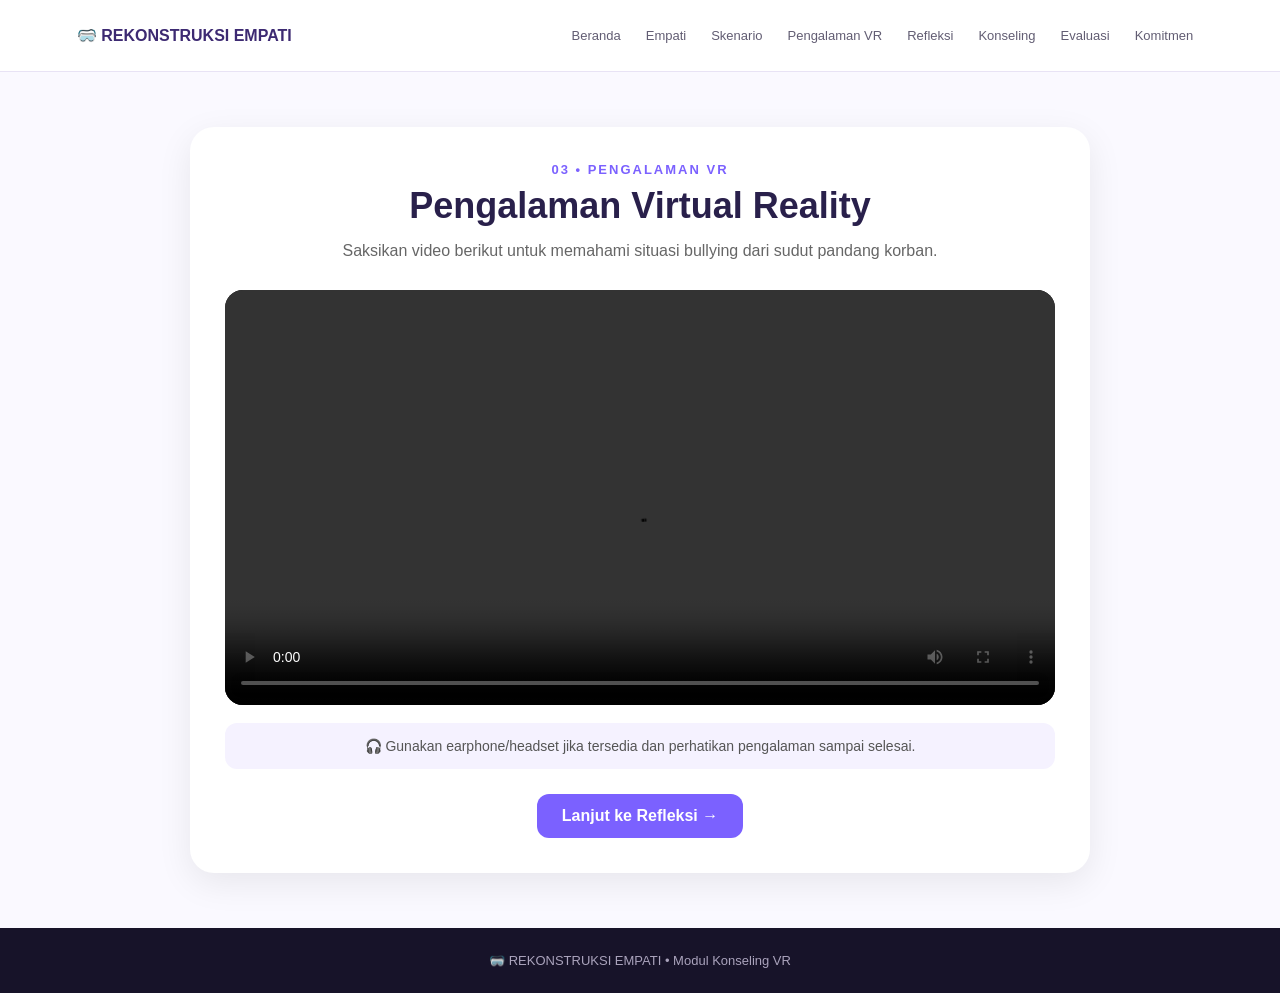
<file: vr.html>
<!doctype html>
<html lang="id">
<head>
    <meta charset="UTF-8">
    <meta name="viewport" content="width=device-width, initial-scale=1">
    <title>Pengalaman VR • Rekonstruksi Empati</title>
    <link rel="stylesheet" href="style.css">

    <style>
        .vr-page {
            min-height: 80vh;
            padding: 55px 20px;
            display: flex;
            justify-content: center;
            align-items: center;
        }

        .vr-card {
            width: 100%;
            max-width: 900px;
            background: white;
            padding: 35px;
            border-radius: 24px;
            box-shadow: 0 10px 35px rgba(0,0,0,.08);
            text-align: center;
        }

        .vr-label {
            font-size: 13px;
            font-weight: bold;
            letter-spacing: 2px;
            color: #7b61ff;
            margin-bottom: 10px;
        }

        .vr-card h1 {
            margin: 0 0 12px;
            font-size: 36px;
        }

        .vr-card > p {
            color: #666;
            margin-bottom: 25px;
        }

        .video-box {
            width: 100%;
            background: #111;
            border-radius: 18px;
            overflow: hidden;
        }

        .video-box video {
            width: 100%;
            height: auto;
            min-height: 250px;
            display: block;
            background: #111;
        }

        .video-info {
            margin-top: 18px;
            padding: 15px;
            background: #f5f2ff;
            border-radius: 12px;
            color: #555;
            font-size: 14px;
        }

        .next-button {
            display: inline-block;
            margin-top: 25px;
            padding: 13px 25px;
            background: #7b61ff;
            color: white;
            text-decoration: none;
            border-radius: 12px;
            font-weight: bold;
        }

        .next-button:hover {
            opacity: .9;
        }

        @media (max-width: 600px) {
            .vr-page {
                padding: 30px 15px;
            }

            .vr-card {
                padding: 20px;
            }

            .vr-card h1 {
                font-size: 28px;
            }
        }
    </style>
</head>

<body>

    <!-- NAVBAR: TIDAK DIHAPUS -->
    <nav>
        <div class="logo">🥽 REKONSTRUKSI EMPATI</div>

        <button class="menu" onclick="menu()">☰</button>

        <div class="nav-links" id="nav">
            <a href="index.html">Beranda</a>
            <a href="empati.html">Empati</a>
            <a href="skenario.html">Skenario</a>
            <a href="vr.html">Pengalaman VR</a>
            <a href="refleksi.html">Refleksi</a>
            <a href="konseling.html">Konseling</a>
            <a href="evaluasi.html">Evaluasi</a>
            <a href="komitmen.html">Komitmen</a>
        </div>
    </nav>

    <main class="vr-page">
        <section class="vr-card">

            <div class="vr-label">03 • PENGALAMAN VR</div>

            <h1>Pengalaman Virtual Reality</h1>

            <p>
                Saksikan video berikut untuk memahami situasi bullying
                dari sudut pandang korban.
            </p>

            <div class="video-box">
                <video controls playsinline preload="metadata">
                    <source
                        src="video-relasional-cyber[1].mp4"
                        type="video/mp4">
                    Browser kamu tidak mendukung pemutaran video.
                </video>
            </div>

            <div class="video-info">
                🎧 Gunakan earphone/headset jika tersedia dan perhatikan
                pengalaman sampai selesai.
            </div>

            <a href="refleksi.html" class="next-button">
                Lanjut ke Refleksi →
            </a>

        </section>
    </main>

    <footer>
        🥽 REKONSTRUKSI EMPATI • Modul Konseling VR
    </footer>

    <script src="script.js"></script>
</body>
</html>
</file>
<file: style.css>
*{box-sizing:border-box;margin:0;padding:0}
:root{--purple:#6d28d9;--purple2:#8b5cf6;--ink:#29204b;--muted:#77758a;--line:#e8e3f5;--bg:#faf9ff}
html,body{min-height:100%;font-family:Arial,Helvetica,sans-serif;color:var(--ink);background:var(--bg)}
body{overflow-x:hidden}
nav{height:72px;background:rgba(255,255,255,.96);border-bottom:1px solid var(--line);display:flex;align-items:center;justify-content:space-between;padding:0 6%;position:relative;z-index:10}
.logo{font-weight:800;color:#3d2a72;display:flex;align-items:center;gap:9px}.logo-icon{font-size:25px}.logo small{display:block;font-size:10px;letter-spacing:2px}.logo strong{display:block;font-size:16px;letter-spacing:1px}
.nav-links{display:flex;gap:5px}.nav-links a{text-decoration:none;color:#625d73;font-size:13px;padding:9px 10px;border-radius:9px}.nav-links a:hover{background:#eee8ff;color:var(--purple)}
.menu{display:none;border:0;background:#eee8ff;padding:8px 11px;border-radius:9px;font-size:20px}
.page{min-height:calc(100vh - 72px);padding:55px 7%;display:flex;align-items:center;justify-content:center}
.inner{width:min(1050px,100%);text-align:center}
.label{font-size:12px;letter-spacing:2px;font-weight:bold;color:var(--purple);margin-bottom:16px}
h1{font-size:52px;line-height:1.05;margin-bottom:20px}h1 span{color:var(--purple)}
h2{font-size:30px;margin-bottom:14px}
p{color:var(--muted);line-height:1.75}
.btn{display:inline-block;border:0;background:linear-gradient(135deg,var(--purple),var(--purple2));color:#fff;text-decoration:none;padding:14px 23px;border-radius:12px;font-weight:bold;cursor:pointer;margin:8px 4px;box-shadow:0 8px 20px #6d28d921}
.btn.secondary{background:white;color:var(--purple);border:1px solid #ddd6fe;box-shadow:none}
.hero{min-height:calc(100vh - 72px);padding:55px 7%;display:grid;grid-template-columns:1fr 1fr;gap:55px;align-items:center;background:radial-gradient(circle at 80% 20%,#eadfff 0,transparent 30%),linear-gradient(135deg,#faf8ff,#f0ebff)}
.hero{text-align:left}.hero-copy p{max-width:620px;margin-bottom:20px}.visual{height:430px;border-radius:32px;background:linear-gradient(145deg,#6d28d9,#a78bfa);display:flex;flex-direction:column;align-items:center;justify-content:center;color:#fff;box-shadow:0 25px 60px #492c821f}.visual .glasses{font-size:100px}.visual h2{font-size:23px;margin-top:15px}.visual p{color:#eee8ff}
.card-grid{display:grid;grid-template-columns:repeat(4,1fr);gap:18px;margin:35px 0}
.card{background:#fff;border:1px solid var(--line);border-radius:20px;padding:27px;text-align:left;cursor:pointer;transition:.2s}.card:hover{transform:translateY(-4px);box-shadow:0 15px 35px #46307812}.card.selected{border:2px solid var(--purple);background:#faf7ff}.card .icon{font-size:34px;margin-bottom:15px}.card h3{font-size:18px;margin-bottom:8px}.card p{font-size:13px;line-height:1.55}
.box{background:#fff;border:1px solid var(--line);border-radius:22px;padding:30px;max-width:850px;margin:30px auto;text-align:left}.choices{display:flex;flex-wrap:wrap;gap:10px;margin-top:20px}.choice{border:1px solid #ddd6fe;background:#fff;padding:12px 16px;border-radius:11px;cursor:pointer}.choice.selected{background:#eee8ff;color:var(--purple);border-color:#a78bfa}
.dark{background:#171329;color:#fff}.dark .label{color:#c4b5fd}.dark h1,.dark h2{color:#fff}.dark p{color:#bcb7ce}
.vrbox{width:min(1000px,100%);height:480px;border-radius:28px;margin:30px auto;background:radial-gradient(circle at center,#c4b5fd,#6d28d9 45%,#21163f);display:flex;align-items:center;justify-content:center;text-align:center;position:relative;overflow:hidden}.vrbox-content{padding:25px}.vrbox .big{font-size:65px}.vrbox h2{font-size:30px}.dialogue{font-weight:bold;font-size:18px;margin:7px}.actions{display:flex;flex-wrap:wrap;gap:10px;justify-content:center;margin-top:20px}.action{border:1px solid #75669b;background:#2a2145;color:#fff;padding:12px 16px;border-radius:11px;cursor:pointer}.action.selected{background:#6d28d9}
.feelings{display:flex;flex-wrap:wrap;justify-content:center;gap:13px;margin:35px 0}.feeling{width:115px;padding:18px 10px;border-radius:17px;background:#fff;border:1px solid var(--line);cursor:pointer}.feeling span{display:block;font-size:30px;margin-bottom:7px}.feeling.selected{border-color:var(--purple);background:#eee8ff;color:var(--purple)}
.advice{max-width:850px;margin:30px auto;background:#fff;border:1px solid var(--line);border-radius:22px;padding:35px;text-align:left}.advice li{list-style:none;padding:12px 0;border-bottom:1px solid #eee;color:#555}.advice li:before{content:"✓";color:#22c55e;font-weight:bold;margin-right:10px}
.eval{max-width:850px;margin:30px auto;text-align:left}.eval-item{background:#fff;border:1px solid var(--line);border-radius:17px;padding:20px;margin-bottom:13px}.stars{display:flex;gap:7px;margin-top:12px}.star{width:42px;height:42px;border:1px solid #ddd6fe;background:#fff;border-radius:9px;cursor:pointer}.star.selected{background:#eee8ff;color:var(--purple);border-color:#a78bfa}.result{display:none;text-align:center;background:#f0ebff;border-radius:18px;padding:25px;margin-top:20px}.result.show{display:block}.score{font-size:44px;font-weight:bold;color:var(--purple)}
.commit-list{max-width:750px;margin:30px auto;text-align:left}.commit{display:flex;gap:13px;align-items:center;background:#fff;border:1px solid var(--line);border-radius:14px;padding:17px;margin-bottom:10px}.commit input{width:19px;height:19px;accent-color:var(--purple)}.success{display:none;margin:20px auto;padding:22px;max-width:700px;border-radius:17px;background:#ecfdf5;color:#166534}.success.show{display:block}
.back{display:block;margin-top:18px;color:#77758a;text-decoration:none;font-size:13px}.back:hover{color:var(--purple)}
footer{padding:25px;text-align:center;background:#171329;color:#aaa3bc;font-size:13px}
@media(max-width:900px){.nav-links{display:none;position:absolute;top:72px;left:0;right:0;background:#fff;padding:12px 6%;flex-direction:column;border-bottom:1px solid var(--line)}.nav-links.show{display:flex}.nav-links a{width:100%}.menu{display:block}.hero{grid-template-columns:1fr;text-align:center}.hero-copy p{margin:0 auto 20px}.visual{height:320px}.card-grid{grid-template-columns:repeat(2,1fr)}h1{font-size:44px}}
@media(max-width:600px){.page{padding:45px 5%}h1{font-size:37px}.card-grid{grid-template-columns:1fr}.box,.advice{padding:23px}.vrbox{height:410px}.visual{height:280px}}
.video-container {
    margin: 30px 0;
    padding: 20px;
    background: white;
    border-radius: 18px;
    text-align: center;
}

.video-container video {
    width: 100%;
    max-width: 900px;
    border-radius: 15px;
    display: block;
    margin: 15px auto;
}
.bully-box {
    margin-top: 30px;
    padding: 25px;
    border-radius: 22px;
    background: #f5f3ff;
    text-align: center;
}

.bully-box h2 {
    font-size: 48px;
    letter-spacing: 12px;
    margin: 0 0 5px;
    color: #e63956;
}

.bully-subtitle {
    font-weight: bold;
    font-size: 14px;
    margin-bottom: 25px;
}

.bully-grid {
    display: grid;
    grid-template-columns: repeat(5, 1fr);
    gap: 15px;
}

.bully-card {
    padding: 20px 12px;
    border-radius: 18px;
    background: white;
    min-height: 230px;
    display: flex;
    flex-direction: column;
    align-items: center;
    justify-content: center;
}

.letter {
    font-size: 55px;
    font-weight: bold;
    color: #e63956;
    margin-bottom: 5px;
}

.bully-card h3 {
    font-size: 17px;
    margin: 5px 0 12px;
}

.bully-card p {
    font-size: 14px;
    line-height: 1.5;
}

.finish-message {
    margin: 25px 0;
    padding: 20px;
    border-radius: 18px;
    background: #f5f3ff;
    text-align: center;
}

.finish-message h3 {
    margin: 0 0 8px;
}

.finish-message p {
    margin: 0;
}
@media (max-width: 800px) {
    .bully-grid {
        grid-template-columns: 1fr;
    }

    .bully-card {
        min-height: auto;
    }

    .bully-box h2 {
        font-size: 38px;
        letter-spacing: 7px;
    }
}
<!doctype html>
<html lang="id">
<head>
    <meta charset="UTF-8">
    <meta name="viewport" content="width=device-width, initial-scale=1.0">
    <title>Modul Selesai - Rekonstruksi Empati</title>
    <link rel="stylesheet" href="style.css">
</head>

<body>

<nav>
    <div class="logo">🥽 REKONSTRUKSI EMPATI</div>

    <button class="menu" onclick="menu()">☰</button>

    <div class="nav-links" id="nav">
        <a href="index.html">Beranda</a>
        <a href="empati.html">Empati</a>
        <a href="skenario.html">Skenario</a>
        <a href="vr.html">Pengalaman VR</a>
        <a href="refleksi.html">Refleksi</a>
        <a href="konseling.html">Konseling</a>
        <a href="evaluasi.html">Evaluasi</a>
        <a href="komitmen.html" class="active">Komitmen</a>
    </div>
</nav>

<main class="finish-page">

    <!-- Dekorasi -->
    <div class="decor decor-1">✦</div>
    <div class="decor decor-2">♡</div>
    <div class="decor decor-3">✧</div>
    <div class="decor decor-4">✦</div>

    <section class="finish-card">

        <div class="finish-icon">🎉</div>

        <div class="label">07 • SELESAI</div>

        <h1>Modul selesai!</h1>

        <p class="finish-intro">
            Terima kasih sudah memilih untuk membangun lingkungan
            yang penuh empati.
        </p>

        <div class="message-box">
            💜 <span>Ingat, bullying bisa dicegah jika kita semua mau peduli dan bertindak.</span>
        </div>


        <!-- BULLY -->
        <section class="bully-section">

            <div class="bully-title">
                <span></span>
                <h2>BULLY</h2>
                <span></span>
            </div>

            <p class="bully-subtitle">
                BE KIND • UNDERSTAND • LISTEN • LIFT OTHERS • YOU CAN STOP IT
            </p>


            <div class="bully-grid">

                <!-- B -->
                <div class="bully-card card-b">
                    <div class="big-letter">B</div>

                    <div class="bully-icon">💗</div>

                    <h3>BE KIND</h3>

                    <p>
                        Bersikap baik dan menghargai semua orang.
                    </p>
                </div>


                <!-- U -->
                <div class="bully-card card-u">
                    <div class="big-letter">U</div>

                    <div class="bully-icon">🤝</div>

                    <h3>UNDERSTAND</h3>

                    <p>
                        Pahami perasaan orang lain dan tunjukkan empati.
                    </p>
                </div>


                <!-- L -->
                <div class="bully-card card-l1">
                    <div class="big-letter">L</div>

                    <div class="bully-icon">👂</div>

                    <h3>LISTEN</h3>

                    <p>
                        Dengarkan tanpa menghakimi dan beri dukungan.
                    </p>
                </div>


                <!-- L -->
                <div class="bully-card card-l2">
                    <div class="big-letter">L</div>

                    <div class="bully-icon">🙌</div>

                    <h3>LIFT OTHERS</h3>

                    <p>
                        Bangun dan dukung teman, jangan menjatuhkan.
                    </p>
                </div>


                <!-- Y -->
                <div class="bully-card card-y">
                    <div class="big-letter">Y</div>

                    <div class="bully-icon">✋</div>

                    <h3>YOU CAN STOP IT</h3>

                    <p>
                        Kamu bisa menghentikan bullying!
                    </p>
                </div>

            </div>

        </section>


        <!-- Quote -->
        <div class="quote-box">
            <div class="quote-mark">“</div>

            <p>
                Lingkungan yang aman dan suportif
                dimulai dari kita.
            </p>

            <small>— REKONSTRUKSI EMPATI —</small>
        </div>


        <!-- Tombol -->
        <div class="finish-buttons">

            <a href="index.html" class="home-button">
                🏠 Kembali ke Beranda
            </a>

            <a href="komitmen.html" class="complete-button">
                ✓ Selesaikan Modul
            </a>

        </div>

    </section>

</main>


<footer>
    🥽 REKONSTRUKSI EMPATI • Modul Konseling VR
</footer>


<script src="script.js"></script>

</body>
</html>
/* ==============================
   MODUL SELESAI
   ============================== */

.finish-page {
    min-height: calc(100vh - 140px);
    padding: 60px 20px;
    position: relative;
    overflow: hidden;
    background:
        radial-gradient(circle at 10% 20%, #eeeaff 0, transparent 25%),
        radial-gradient(circle at 90% 30%, #f8eaff 0, transparent 25%),
        linear-gradient(135deg, #f8f7ff, #ffffff);
}


/* Dekorasi */

.decor {
    position: absolute;
    font-size: 45px;
    opacity: 0.35;
    pointer-events: none;
}

.decor-1 {
    top: 80px;
    left: 8%;
    color: #7357d9;
}

.decor-2 {
    top: 220px;
    right: 8%;
    color: #e95c8b;
    font-size: 60px;
}

.decor-3 {
    bottom: 180px;
    left: 7%;
    color: #5c91df;
}

.decor-4 {
    bottom: 80px;
    right: 10%;
    color: #8b6be8;
}


/* Kartu utama */

.finish-card {
    max-width: 1200px;
    margin: auto;
    padding: 55px 60px;
    background: rgba(255,255,255,0.92);
    border-radius: 32px;
    box-shadow: 0 20px 60px rgba(80,60,140,0.12);
    text-align: center;
    position: relative;
    z-index: 2;
    border: 1px solid rgba(120,100,200,0.08);
}


/* Icon */

.finish-icon {
    font-size: 48px;
    margin-bottom: 5px;
}


/* Label */

.finish-card .label {
    color: #7255d9;
    font-size: 13px;
    font-weight: 700;
    letter-spacing: 2px;
    margin-bottom: 8px;
}


/* Judul */

.finish-card h1 {
    font-size: 48px;
    margin: 0 0 12px;
    color: #18264a;
}

.finish-intro {
    max-width: 650px;
    margin: auto;
    color: #667085;
    font-size: 18px;
    line-height: 1.6;
}


/* Pesan */

.message-box {
    max-width: 760px;
    margin: 30px auto;
    padding: 16px 25px;
    border-radius: 16px;
    background: linear-gradient(90deg, #eeebff, #f8f1ff);
    color: #35406b;
    font-size: 16px;
    font-weight: 600;
}


/* ==============================
   BULLY
   ============================== */

.bully-section {
    margin-top: 45px;
    padding: 30px 20px;
    border-radius: 26px;
    background: #f8f7ff;
}


/* Judul BULLY */

.bully-title {
    display: flex;
    align-items: center;
    justify-content: center;
    gap: 20px;
}

.bully-title span {
    width: 180px;
    height: 2px;
    background: #c9c3e9;
}

.bully-title h2 {
    margin: 0;
    font-size: 55px;
    letter-spacing: 10px;
    color: #e63e5b;
    font-weight: 900;
}

.bully-subtitle {
    margin: 5px 0 28px;
    color: #48557e;
    font-size: 13px;
    font-weight: 800;
    letter-spacing: 1px;
}


/* Grid */

.bully-grid {
    display: grid;
    grid-template-columns: repeat(5, 1fr);
    gap: 16px;
}


/* Card */

.bully-card {
    border-radius: 22px;
    padding: 25px 15px;
    min-height: 285px;
    display: flex;
    flex-direction: column;
    justify-content: center;
    align-items: center;
    transition: transform 0.25s ease, box-shadow 0.25s ease;
}

.bully-card:hover {
    transform: translateY(-7px);
    box-shadow: 0 15px 30px rgba(50,40,100,0.12);
}


/* Warna kartu */

.card-b {
    background: linear-gradient(145deg, #ffe9f0, #fff5f7);
}

.card-u {
    background: linear-gradient(145deg, #fff4d9, #fffaf0);
}

.card-l1 {
    background: linear-gradient(145deg, #e8f8ee, #f4fff7);
}

.card-l2 {
    background: linear-gradient(145deg, #eee9ff, #f8f6ff);
}

.card-y {
    background: linear-gradient(145deg, #e8f2ff, #f5faff);
}


/* Huruf */

.big-letter {
    font-size: 65px;
    line-height: 1;
    font-weight: 900;
    color: #e63857;
    text-shadow: 2px 2px 0 white;
}


/* Icon */

.bully-icon {
    width: 65px;
    height: 65px;
    display: flex;
    align-items: center;
    justify-content: center;
    font-size: 38px;
    margin: 8px 0;
}


/* Nama */

.bully-card h3 {
    margin: 5px 0 10px;
    color: #1e315b;
    font-size: 16px;
    font-weight: 900;
}


/* Deskripsi */

.bully-card p {
    margin: 0;
    color: #4e5870;
    font-size: 13px;
    line-height: 1.55;
}


/* ==============================
   QUOTE
   ============================== */

.quote-box {
    max-width: 800px;
    margin: 30px auto;
    padding: 22px 30px;
    border-radius: 20px;
    background: linear-gradient(90deg, #f0efff, #f7f3ff);
    color: #304276;
}

.quote-mark {
    font-size: 35px;
    height: 25px;
    color: #7660d8;
}

.quote-box p {
    font-size: 18px;
    font-weight: 700;
    margin: 5px 0 8px;
}

.quote-box small {
    color: #6b6f91;
    letter-spacing: 1px;
}


/* ==============================
   BUTTON
   ============================== */

.finish-buttons {
    display: flex;
    justify-content: center;
    gap: 18px;
    margin-top: 30px;
    flex-wrap: wrap;
}

.home-button,
.complete-button {
    display: inline-block;
    padding: 15px 28px;
    border-radius: 14px;
    text-decoration: none;
    font-weight: 700;
    transition: 0.2s;
}

.home-button {
    color: #5b50c9;
    background: white;
    border: 2px solid #6b5ed6;
}

.complete-button {
    color: white;
    background: linear-gradient(135deg, #6b5ed6, #8a67e8);
    box-shadow: 0 8px 20px rgba(107,94,214,0.25);
}

.home-button:hover,
.complete-button:hover {
    transform: translateY(-3px);
}


/* ==============================
   RESPONSIVE HP
   ============================== */

@media (max-width: 900px) {

    .finish-card {
        padding: 40px 25px;
    }

    .finish-card h1 {
        font-size: 38px;
    }

    .bully-grid {
        grid-template-columns: repeat(2, 1fr);
    }

    .bully-title span {
        width: 80px;
    }
}


@media (max-width: 600px) {

    .finish-page {
        padding: 30px 12px;
    }

    .finish-card {
        padding: 35px 15px;
        border-radius: 24px;
    }

    .finish-card h1 {
        font-size: 32px;
    }

    .finish-intro {
        font-size: 15px;
    }

    .bully-title {
        gap: 8px;
    }

    .bully-title span {
        width: 40px;
    }

    .bully-title h2 {
        font-size: 38px;
        letter-spacing: 6px;
    }

    .bully-subtitle {
        font-size: 10px;
        line-height: 1.6;
    }

    .bully-grid {
        grid-template-columns: 1fr;
    }

    .bully-card {
        min-height: 230px;
    }

    .decor {
        display: none;
    }
}
/* =================================
   HALAMAN KOMITMEN
   ================================= */

.commitment-page {
    min-height: calc(100vh - 140px);
    padding: 70px 20px;
    background:
        radial-gradient(circle at 10% 20%, #f0ecff, transparent 30%),
        radial-gradient(circle at 90% 80%, #f9eefa, transparent 30%),
        #fffdfb;

    display: flex;
    justify-content: center;
    align-items: center;
}


/* CONTAINER */

.commitment-container {
    width: 100%;
    max-width: 780px;
    text-align: center;
}


/* LABEL */

.commitment-label {
    color: #7159c9;
    font-size: 13px;
    font-weight: 800;
    letter-spacing: 2px;
    margin-bottom: 15px;
}


/* JUDUL */

.commitment-container h1 {
    margin: 0;
    font-size: 46px;
    color: #202020;
    font-weight: 800;
}

.commitment-container h1 span {
    color: #7159d9;
}


/* DESKRIPSI */

.commitment-description {
    margin-top: 15px;
    margin-bottom: 38px;
    color: #777;
    font-size: 16px;
}


/* =================================
   LIST KOMITMEN
   ================================= */

.commitment-list {
    max-width: 650px;
    margin: auto;
    display: flex;
    flex-direction: column;
    gap: 5px;
}


/* ITEM */

.commitment-item {
    position: relative;

    display: flex;
    align-items: center;

    gap: 16px;

    padding: 17px 20px;

    background: rgba(255,255,255,0.75);

    border-bottom: 1px solid #eee;

    cursor: pointer;

    text-align: left;

    transition: all 0.25s ease;
}


/* HILANGKAN CHECKBOX ASLI */

.commitment-item input {
    position: absolute;
    opacity: 0;
}


/* CHECKBOX */

.custom-check {
    width: 20px;
    height: 20px;

    border: 2px solid #d4d0df;

    border-radius: 4px;

    display: flex;
    align-items: center;
    justify-content: center;

    color: transparent;

    font-size: 13px;
    font-weight: bold;

    flex-shrink: 0;

    transition: all 0.2s ease;
}


/* KETIKA DICENTANG */

.commitment-item input:checked + .custom-check {
    background: #7159d9;
    border-color: #7159d9;
    color: white;
}


/* ITEM DIPILIH */

.commitment-item:has(input:checked) {
    background: #f5f2ff;
    border-radius: 10px;
}


/* TEKS */

.commitment-text {
    color: #555;
    font-size: 15px;
    line-height: 1.5;
}


/* HOVER */

.commitment-item:hover {
    background: #f8f6ff;
    transform: translateX(4px);
}


/* =================================
   NOTE
   ================================= */

.commitment-note {
    max-width: 650px;

    margin: 30px auto;

    padding: 16px 22px;

    border-radius: 14px;

    background: #f5f2ff;

    color: #5c5775;

    display: flex;
    align-items: center;
    justify-content: center;

    gap: 10px;

    font-size: 14px;
}


/* =================================
   BUTTON
   ================================= */

.commitment-next {
    border: none;

    padding: 15px 30px;

    border-radius: 13px;

    background: linear-gradient(
        135deg,
        #6d5bd0,
        #8b6ee8
    );

    color: white;

    font-size: 15px;

    font-weight: 700;

    cursor: pointer;

    box-shadow:
        0 10px 25px rgba(109,91,208,0.22);

    transition: all 0.25s ease;
}

.commitment-next:hover {
    transform: translateY(-3px);

    box-shadow:
        0 14px 30px rgba(109,91,208,0.3);
}


/* ERROR */

#commitment-error {
    color: #d9576d;
    font-size: 13px;
    margin-top: 12px;
}


/* =================================
   HP
   ================================= */

@media (max-width: 600px) {

    .commitment-page {
        padding: 45px 15px;
    }

    .commitment-container h1 {
        font-size: 34px;
    }

    .commitment-description {
        font-size: 14px;
        margin-bottom: 25px;
    }

    .commitment-item {
        padding: 15px;
    }

    .commitment-text {
        font-size: 14px;
    }

    .commitment-note {
        font-size: 13px;
    }

}
</file>
